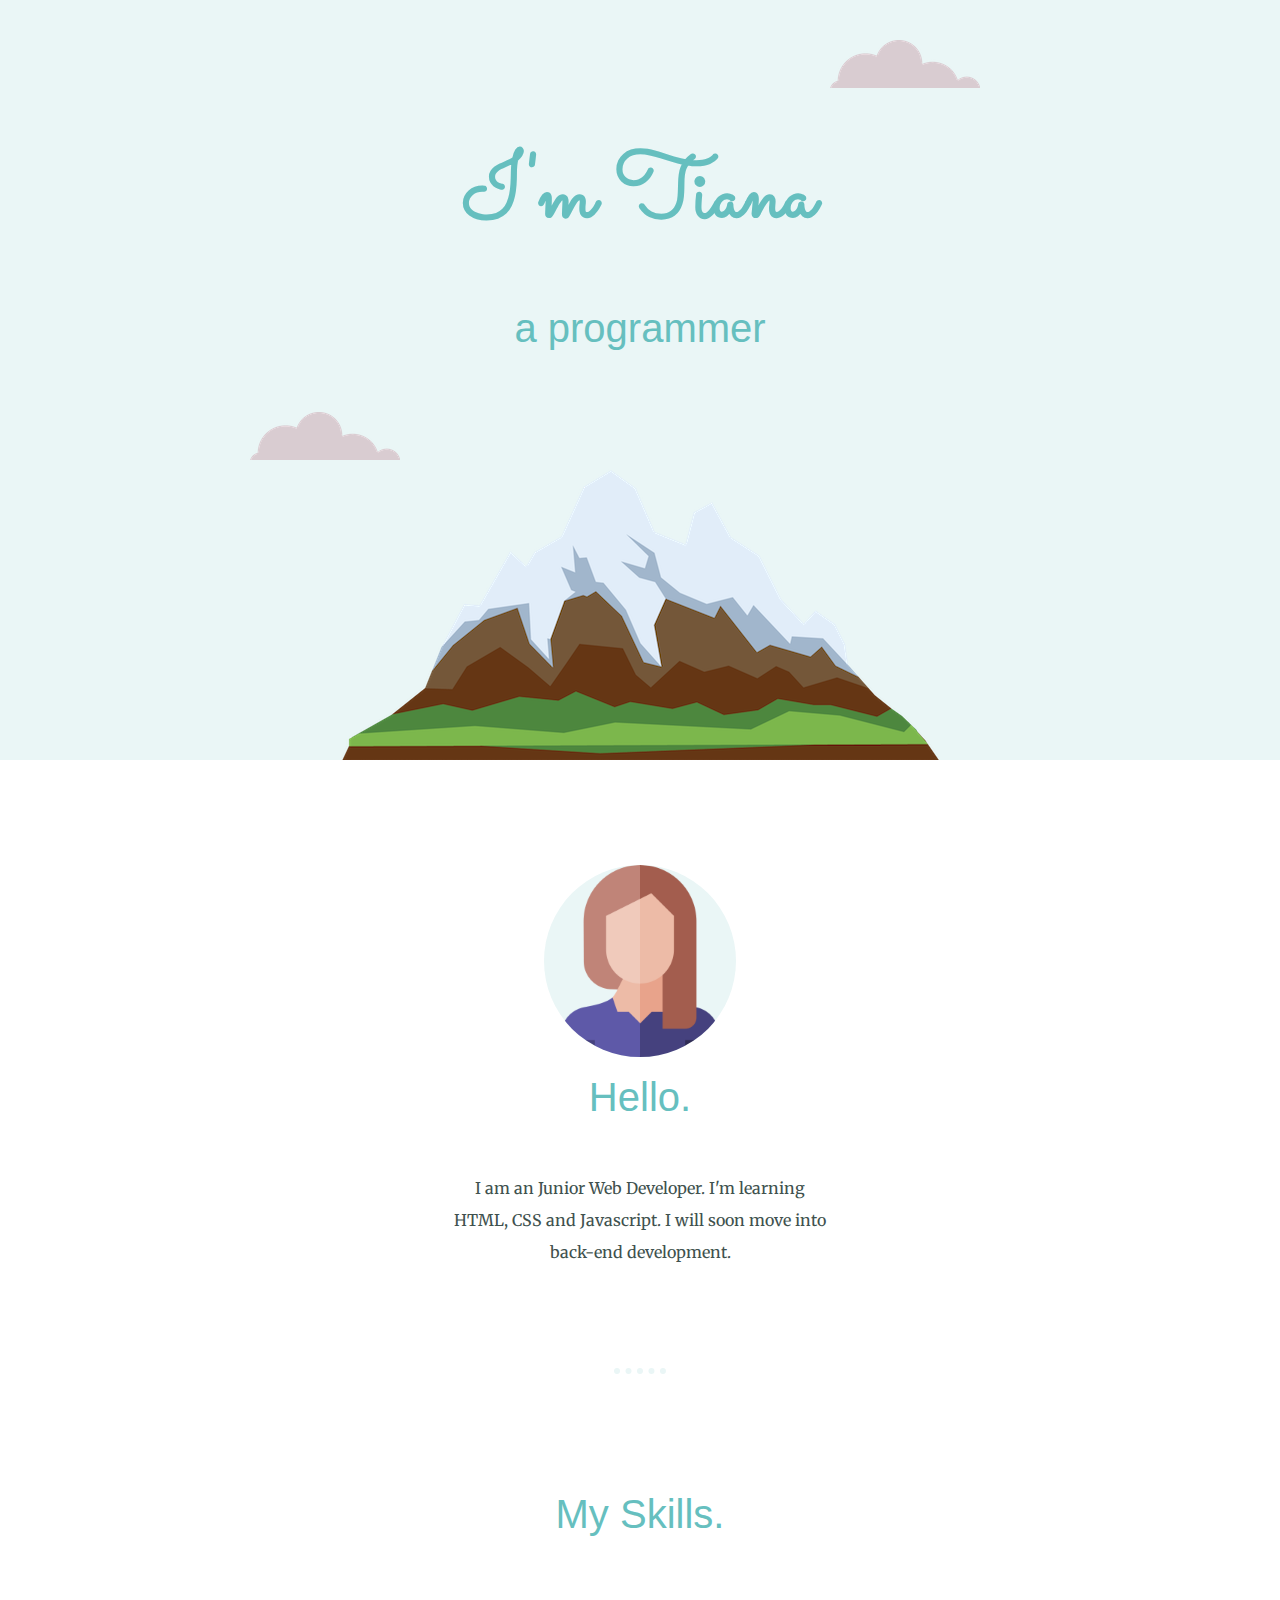
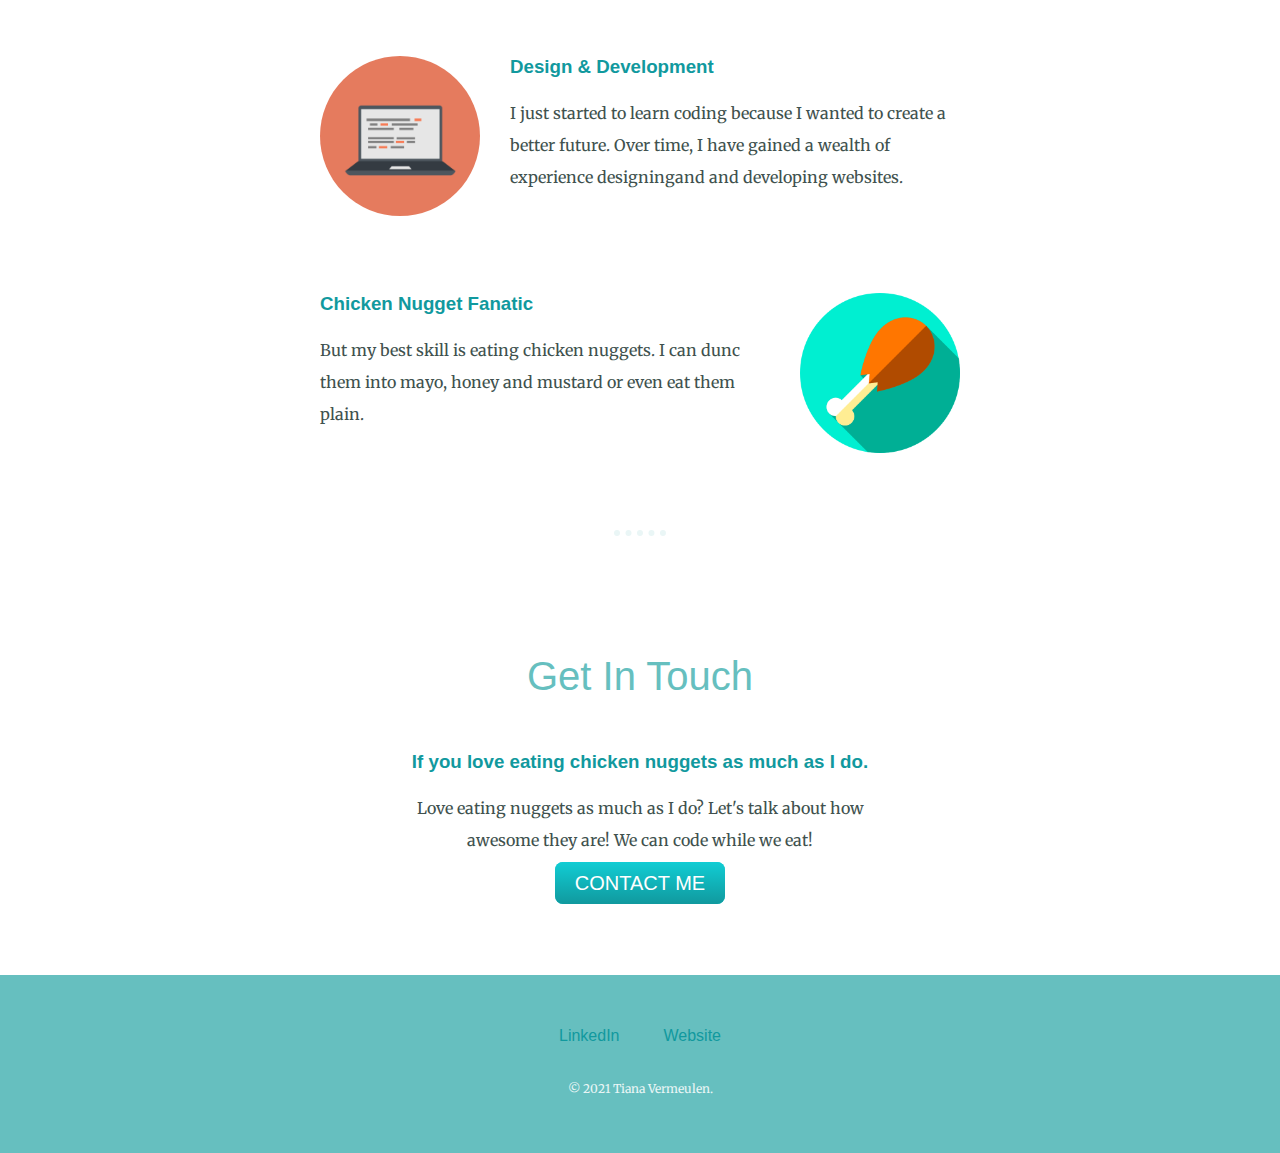
<file: index.html>
<html lang="en">

<head>
    <meta charset="UTF-8">
    <link rel="stylesheet" href="css/styles.css">
    <link rel="icon" href="favicon.ico">
    <link rel="stylesheet" href="https://fonts.googleapis.com/css?family=Merriweather|Montserrat|Sacramento"
        rel="stylesheet">
    <title>Tiana Vermeulen</title>
</head>

<body>
    <div class="top-container">
        <img class="top-cloud" src="images/cloud.png" alt="cloud">
        <h1>I'm Tiana</h1>
        <h2>a programmer</h2>
        <img class="bottom-cloud" src="images/cloud.png" alt="cloud">
        <img src="images/mountain.png" alt="mountain">
    </div>
    <div class="middle-container">
        <div class="profile">
            <img class="avatar"src="images/tourist.png" alt="brownhaired-girl">
            <h2>Hello.</h2>
            <p class="intro">I am an Junior Web Developer. I'm learning HTML, CSS and Javascript. I will soon move into back-end development.</p>
        </div>
        <hr>
        <div class="skills">
            <h2>My Skills.</h2>
            <div class="skill-row">
                <img class="computer" src="images/computer.png" alt="computer">
                <h3>Design & Development</h3>
                <p>I just started to learn coding because I wanted to create a better future. Over time, I have gained a
                    wealth of experience designingand and developing websites.</p>
            </div>
            <div class="skill-row">
                <img class="chickenwing" src="images/chicken-leg.png" alt="chicken-leg">
                <h3>Chicken Nugget Fanatic</h3>
                <p>But my best skill is eating chicken nuggets. I can dunc them into mayo, honey and mustard or even eat
                    them plain.</p>
            </div>
        </div>
        <hr>
        <div class="contact-message">
            <h2>Get In Touch</h2>
            <h3>If you love eating chicken nuggets as much as I do.</h3>
            <p>Love eating nuggets as much as I do? Let's talk about how awesome they are! We can code while we eat!</p>
            <a class="btn" href="mailto:odriscolltiana@gmail.com">CONTACT ME</a>
        </div>
    </div>


    <div class="bottom-container">
        <a class="footer-link" href="https://www.linkedin.com/in/tiana-o-driscoll-86a2b5145/">LinkedIn</a>
        <a class="footer-link" href="https://tianavermeulen.github.io/coding/">Website</a>
        <p class="end-text">© 2021 Tiana Vermeulen.</p>
    </div>

</body>

</html>
</file>
<file: css/styles.css>
a{
    color: #11999E;
    font-family: 'Monterrat', sans-serif;
    margin: 10px 20px;
    text-decoration: none;
}
a:hover{
    color: #EAF6F6;

}
body{
    color: #40514E;
    background-color: white;
    margin: 0px;
    text-align: center;
    font-family: 'Merriweather', serif;
    
}
h1{
    color: #66bfbf;
    font-size: 5.625rem;
    margin: 50px auto 0 auto;
    font-family: 'Sacramento', cursive;
    line-height:2;
}
h2{
    color: #66bfbf;
    font-family: 'Monterrat', sans-serif;
    font-size: 2.5rem;
    font-weight: normal;
    line-height: 2;
    margin-top: 0;
    padding-bottom: 2px;
}
h3{
    color: #11999E;
    font-family: 'Monterrat', sans-serif;
}
hr{
    color: #EAF6F6;
    border-style: none;
    border-top: dotted; 
    border-width: 6px;
    width: 4%;
    margin: 100px auto;
}
p{
    line-height: 2;
}
.intro{
    width: 30%;
    margin: auto;
}
.top-container{
    background-color: #EAF6F6;
    position: relative;
    padding-top: 58px;
}
.middle-container{
    margin: 80px 0;
    
}
.bottom-container{
    background-color: #66bfbf;
    padding: 50px 0 20px;
}
img {
    height: auto;
    width: auto;
}
.top-cloud{
    position: absolute;
    right: 300px;
    top: 40px;
}
.bottom-cloud{
    position: absolute;
    bottom: 300px;
    left: 250px;
}
.avatar{
    border-radius: 50%;
    background-color: #EAF6F6;
    width: 15%;
    margin-top: 25px;
}
.computer{
    float: left;
    border-radius: 50%;
    margin-right: 30px;
    width: 25%;
}
.contact-message{
    margin: 40px auto 60px;
    width: 40%;
}
.chickenwing{
    float: right;
    margin-left: 30px;
    width: 25%;
}
.skill-row{
    margin: 100px auto 100px auto;
    width: 50%;
    text-align: left;
}

.end-text{
    color: #EAF6F6;
    font-size: 0.75rem;
    padding: 20px 0px;
}

.btn{
    background: #11cdd4;
    background-image: -webkit-linear-gradient(top,#11cdd4, #11999e);
    background-image: -moz-linear-gradient(top,#11cdd4, #11999e);
    background-image: -ms-linear-gradient(top,#11cdd4, #11999e);
    background-image: -o-linear-gradient(top,#11cdd4, #11999e);
    background-image: -linear-gradient(to bottom,#11cdd4, #11999e);
    -webkit-border-radius: 8;
    -moz-border-radius: 8;
    border-radius: 8px;
    font-family: 'Monterrat', sans-serif;
    color: #ffffff;
    font-size: 20px;
    padding: 10px 20px 10px 20px;
    text-decoration: none;
}
</file>
